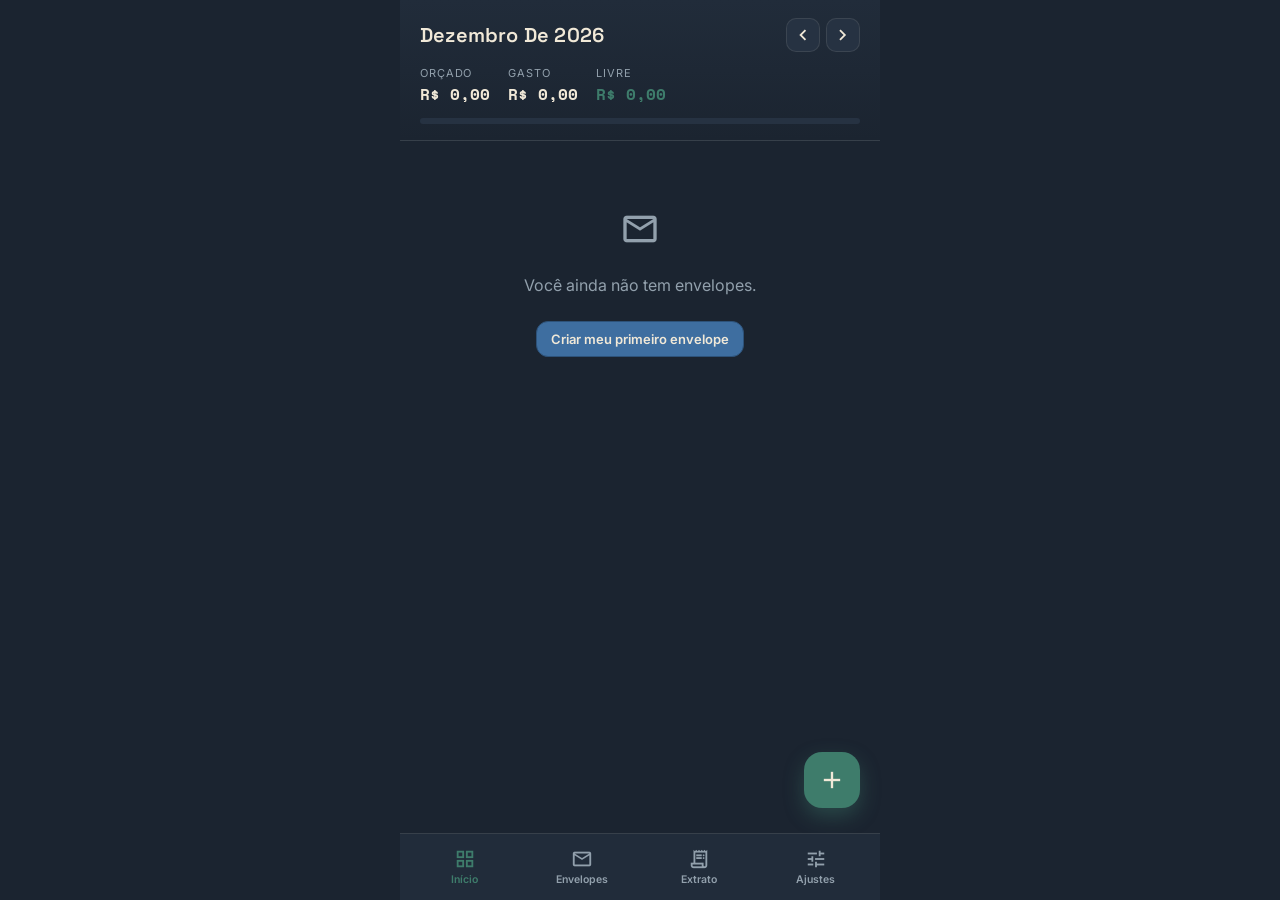
<file: index.html>
<!DOCTYPE html>
<html lang="pt-BR">
<head>
<meta charset="UTF-8">
<meta name="viewport" content="width=device-width, initial-scale=1.0, viewport-fit=cover, maximum-scale=1.0">
<title>Meu Bolso — controle por envelopes</title>
<meta name="description" content="Divida seu dinheiro em envelopes digitais e nunca mais estoure o orçamento do mês.">
<meta name="theme-color" content="#1B2430">
<link rel="manifest" href="manifest.json">
<link rel="icon" type="image/png" href="icons/favicon.png">
<link rel="apple-touch-icon" href="icons/icon-192.png">

<link rel="preconnect" href="https://fonts.googleapis.com">
<link rel="preconnect" href="https://fonts.gstatic.com" crossorigin>
<link href="https://fonts.googleapis.com/css2?family=Space+Grotesk:wght@500;600;700&family=Inter:wght@400;500;600;700&family=Space+Mono:wght@400;700&display=swap" rel="stylesheet">
<link rel="stylesheet" href="https://fonts.googleapis.com/css2?family=Material+Symbols+Outlined:opsz,wght,FILL,GRAD@20..48,300..600,0..1,-50..200">

<link rel="stylesheet" href="style.css">
</head>
<body>

<div id="app">

  <!-- Barra de razão (ledger bar) -->
  <header class="ledger-bar">
    <div class="ledger-top">
      <div class="ledger-mes" id="ledger-mes">Julho 2026</div>
      <button class="icon-btn" id="btn-mes-anterior" aria-label="Mês anterior">
        <span class="material-symbols-outlined">chevron_left</span>
      </button>
      <button class="icon-btn" id="btn-mes-proximo" aria-label="Próximo mês">
        <span class="material-symbols-outlined">chevron_right</span>
      </button>
    </div>
    <div class="ledger-stats">
      <div class="stat">
        <span class="stat-label">orçado</span>
        <span class="stat-value" id="stat-orcado">R$ 0</span>
      </div>
      <div class="stat">
        <span class="stat-label">gasto</span>
        <span class="stat-value" id="stat-gasto">R$ 0</span>
      </div>
      <div class="stat stat-livre">
        <span class="stat-label">livre</span>
        <span class="stat-value" id="stat-livre">R$ 0</span>
      </div>
    </div>
    <div class="ledger-bar-track">
      <div class="ledger-bar-fill" id="ledger-bar-fill"></div>
    </div>
  </header>

  <main id="main">

    <!-- VIEW: Início -->
    <section class="view active" id="view-inicio">
      <div class="envelopes-grid" id="envelopes-grid"></div>
      <div class="empty-state" id="empty-inicio" hidden>
        <span class="material-symbols-outlined empty-icon">mail</span>
        <p>Você ainda não tem envelopes.</p>
        <button class="btn-azul" id="btn-criar-primeiro">Criar meu primeiro envelope</button>
      </div>
    </section>

    <!-- VIEW: Envelopes (gerenciar) -->
    <section class="view" id="view-envelopes">
      <div class="section-head">
        <h2>Seus envelopes</h2>
        <button class="btn-azul" id="btn-novo-envelope">
          <span class="material-symbols-outlined">add</span> Novo
        </button>
      </div>
      <div class="envelope-list" id="envelope-list"></div>
    </section>

    <!-- VIEW: Extrato -->
    <section class="view" id="view-extrato">
      <div class="section-head">
        <h2>Extrato</h2>
      </div>
      <div class="extrato-filtros">
        <select id="filtro-envelope">
          <option value="todos">Todos os envelopes</option>
        </select>
      </div>
      <div class="extrato-lista" id="extrato-lista"></div>
      <div class="empty-state" id="empty-extrato" hidden>
        <span class="material-symbols-outlined empty-icon">receipt_long</span>
        <p>Nenhum lançamento neste mês.</p>
      </div>
    </section>

    <!-- VIEW: Ajustes -->
    <section class="view" id="view-ajustes">
      <div class="section-head">
        <h2>Ajustes</h2>
      </div>

      <div class="ajuste-card">
        <div class="ajuste-row">
          <div>
            <strong>Dia de fechamento do mês</strong>
            <p class="ajuste-desc">Em qual dia o mês vira para seus envelopes.</p>
          </div>
          <select id="config-dia-fechamento">
            <!-- preenchido via JS -->
          </select>
        </div>
      </div>

      <div class="ajuste-card">
        <div class="ajuste-row ajuste-row-stack">
          <div>
            <strong>Backup dos seus dados</strong>
            <p class="ajuste-desc">Tudo fica salvo só neste aparelho. Exporte de vez em quando para não perder nada.</p>
          </div>
          <div class="ajuste-botoes">
            <button class="btn-secondary" id="btn-exportar">
              <span class="material-symbols-outlined">download</span> Exportar backup
            </button>
            <button class="btn-secondary" id="btn-importar">
              <span class="material-symbols-outlined">upload</span> Importar backup
            </button>
            <input type="file" id="input-importar" accept="application/json" hidden>
          </div>
        </div>
      </div>

      <div class="ajuste-card ajuste-card-perigo">
        <div class="ajuste-row">
          <div>
            <strong>Apagar todos os dados</strong>
            <p class="ajuste-desc">Remove envelopes e lançamentos deste aparelho. Não tem como desfazer.</p>
          </div>
          <button class="btn-perigo" id="btn-apagar-tudo">Apagar tudo</button>
        </div>
      </div>

      <div class="sobre-app">
        <p>Meu Bolso 1.0 · seus dados ficam só no seu aparelho, sem nuvem.</p>
        <a href="privacy.html">Política de privacidade</a>
      </div>
    </section>

  </main>

  <div class="fab-wrap" id="fab-wrap">
    <button class="fab" id="fab-add" aria-label="Novo lançamento">
      <span class="material-symbols-outlined">add</span>
    </button>
  </div>

  <nav class="bottom-nav">
    <button class="nav-btn active" data-view="inicio">
      <span class="material-symbols-outlined">grid_view</span>
      <span>Início</span>
    </button>
    <button class="nav-btn" data-view="envelopes">
      <span class="material-symbols-outlined">mail</span>
      <span>Envelopes</span>
    </button>
    <button class="nav-btn" data-view="extrato">
      <span class="material-symbols-outlined">receipt_long</span>
      <span>Extrato</span>
    </button>
    <button class="nav-btn" data-view="ajustes">
      <span class="material-symbols-outlined">tune</span>
      <span>Ajustes</span>
    </button>
  </nav>

</div>

<!-- SHEET: novo lançamento -->
<div class="sheet-overlay" id="overlay"></div>

<div class="sheet" id="sheet-lancamento">
  <div class="sheet-handle"></div>
  <h3 class="sheet-title">Novo lançamento</h3>

  <div class="campo">
    <label>Envelope</label>
    <div class="chips" id="chips-envelope"></div>
  </div>

  <div class="campo">
    <label for="input-valor">Valor</label>
    <div class="input-valor-wrap">
      <span>R$</span>
      <input type="text" inputmode="decimal" id="input-valor" placeholder="0,00" maxlength="13">
    </div>
  </div>

  <div class="campo">
    <label for="input-data">Data</label>
    <input type="date" id="input-data">
  </div>
  <div class="campo">
    <label for="input-nota">Nota (opcional)</label>
    <input type="text" id="input-nota" placeholder="Ex: mercado da semana" maxlength="60">
  </div>

  <button class="btn-primary btn-full" id="btn-salvar-lancamento">Salvar lançamento</button>
</div>

<!-- SHEET: novo/editar envelope -->
<div class="sheet" id="sheet-envelope">
  <div class="sheet-handle"></div>
  <h3 class="sheet-title" id="titulo-sheet-envelope">Novo envelope</h3>

  <div class="campo">
    <label for="input-nome-envelope">Nome</label>
    <input type="text" id="input-nome-envelope" placeholder="Ex: Mercado" maxlength="24">
  </div>

  <div class="campo">
    <label for="input-limite-envelope">Limite mensal</label>
    <div class="input-valor-wrap">
      <span>R$</span>
      <input type="text" inputmode="decimal" id="input-limite-envelope" placeholder="0,00" maxlength="13">
    </div>
  </div>

  <div class="campo">
    <label>Ícone</label>
    <div class="icon-grid" id="icon-grid"></div>
  </div>

  <div class="campo">
    <label>Cor do papel</label>
    <div class="paper-grid" id="paper-grid"></div>
  </div>

  <button class="btn-primary btn-full" id="btn-salvar-envelope">Salvar envelope</button>
  <button class="btn-texto-perigo" id="btn-excluir-envelope" hidden>Excluir este envelope</button>
</div>

<div class="toast" id="toast"></div>

<script src="app.js"></script>
</body>
</html>
</file>
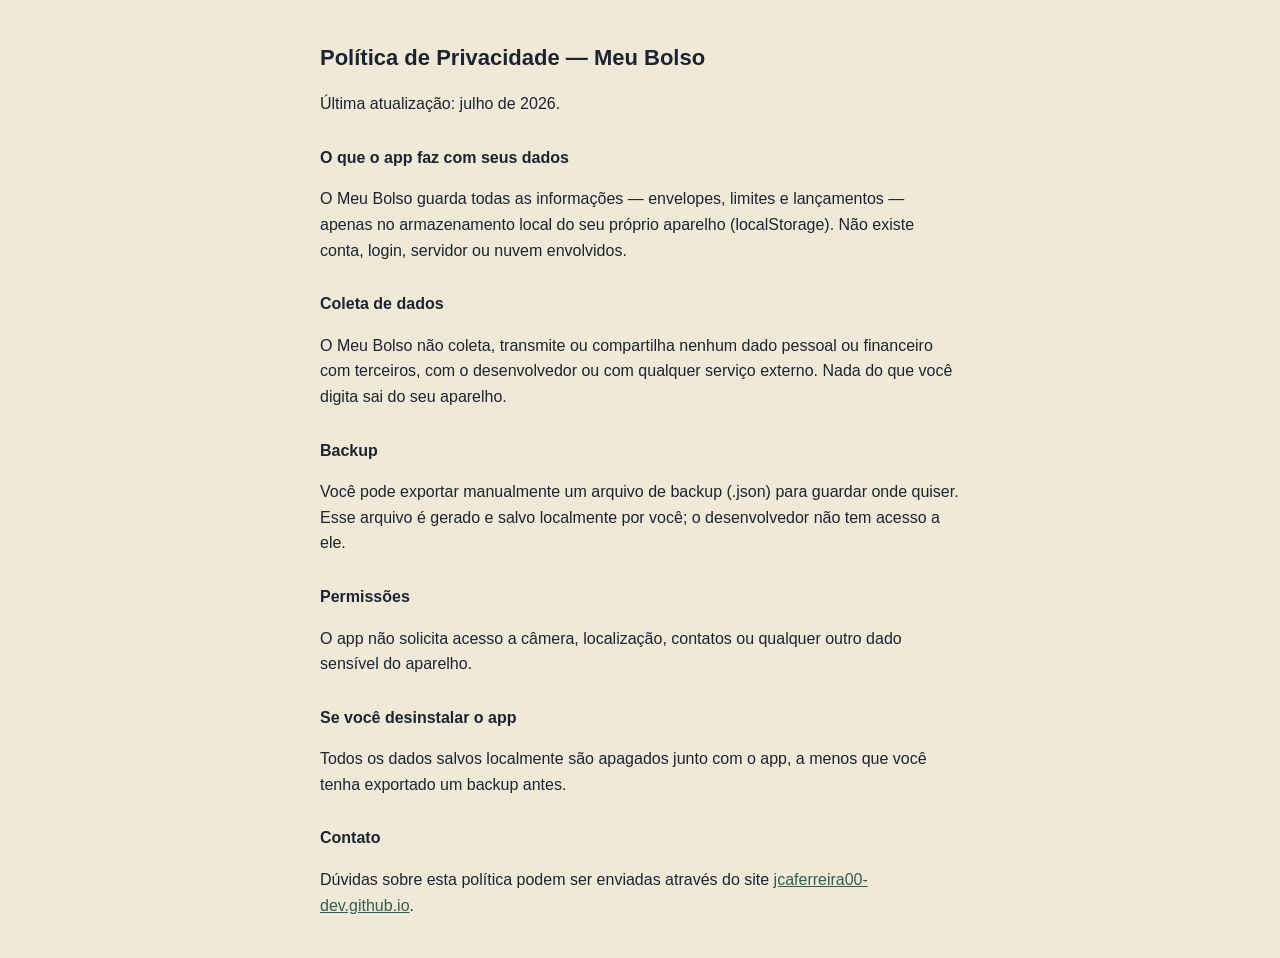
<file: privacy.html>
<!DOCTYPE html>
<html lang="pt-BR">
<head>
<meta charset="UTF-8">
<meta name="viewport" content="width=device-width, initial-scale=1.0">
<title>Política de Privacidade — Meu Bolso</title>
<style>
  body { font-family: -apple-system, Segoe UI, Roboto, Arial, sans-serif; max-width: 640px; margin: 40px auto; padding: 0 20px; line-height: 1.6; color: #1B2430; background: #F1E9D8; }
  h1 { font-size: 22px; }
  h2 { font-size: 16px; margin-top: 28px; }
  a { color: #2E5F52; }
</style>
</head>
<body>
  <h1>Política de Privacidade — Meu Bolso</h1>
  <p>Última atualização: julho de 2026.</p>

  <h2>O que o app faz com seus dados</h2>
  <p>O Meu Bolso guarda todas as informações — envelopes, limites e lançamentos — apenas no armazenamento local do seu próprio aparelho (localStorage). Não existe conta, login, servidor ou nuvem envolvidos.</p>

  <h2>Coleta de dados</h2>
  <p>O Meu Bolso não coleta, transmite ou compartilha nenhum dado pessoal ou financeiro com terceiros, com o desenvolvedor ou com qualquer serviço externo. Nada do que você digita sai do seu aparelho.</p>

  <h2>Backup</h2>
  <p>Você pode exportar manualmente um arquivo de backup (.json) para guardar onde quiser. Esse arquivo é gerado e salvo localmente por você; o desenvolvedor não tem acesso a ele.</p>

  <h2>Permissões</h2>
  <p>O app não solicita acesso a câmera, localização, contatos ou qualquer outro dado sensível do aparelho.</p>

  <h2>Se você desinstalar o app</h2>
  <p>Todos os dados salvos localmente são apagados junto com o app, a menos que você tenha exportado um backup antes.</p>

  <h2>Contato</h2>
  <p>Dúvidas sobre esta política podem ser enviadas através do site <a href="https://jcaferreira00-dev.github.io">jcaferreira00-dev.github.io</a>.</p>
</body>
</html>
</file>
<file: style.css>
:root {
  --navy: #1B2430;
  --navy-panel: #212C3A;
  --navy-panel-2: #263242;
  --line: rgba(241, 233, 216, 0.10);

  --kraft: #EFE6D3;
  --kraft-dark: #D6CAB0;
  --manila: #E4DCC3;
  --manila-dark: #CBC1A3;
  --sand: #D9CFB8;
  --sand-dark: #BFB294;
  --slate-paper: #CCD6D3;
  --slate-paper-dark: #AAB8B3;

  --ink: #1B2430;
  --cream: #F1E9D8;
  --muted: #92A0AC;

  --teal: #3E7C6B;
  --teal-dark: #2E5F52;
  --gold: #C99A3E;
  --gold-dark: #9C7629;
  --brick: #B84C36;
  --brick-dark: #8E3A29;
  --blue: #3E6EA0;
  --blue-dark: #2D5279;
  --gold-ring: #B8912E;

  --radius-card: 20px;
  --radius-sheet: 24px;

  --font-display: 'Space Grotesk', sans-serif;
  --font-body: 'Inter', sans-serif;
  --font-mono: 'Space Mono', monospace;
}

* { box-sizing: border-box; }

[hidden] { display: none !important; }

html, body {
  margin: 0;
  padding: 0;
  background: var(--navy);
  color: var(--cream);
  font-family: var(--font-body);
  -webkit-tap-highlight-color: transparent;
  overscroll-behavior-y: none;
  overflow-x: hidden;
}

body {
  min-height: 100vh;
  min-height: 100dvh;
}

button, input, select {
  font-family: inherit;
  color: inherit;
}

.material-symbols-outlined {
  font-variation-settings: 'FILL' 0, 'wght' 400, 'GRAD' 0, 'opsz' 24;
  font-size: 22px;
  line-height: 1;
  display: inline-block;
}

#app {
  max-width: 480px;
  margin: 0 auto;
  min-height: 100vh;
  min-height: 100dvh;
  display: flex;
  flex-direction: column;
  position: relative;
  padding-bottom: calc(78px + env(safe-area-inset-bottom));
}

/* ===== Ledger bar ===== */
.ledger-bar {
  padding: calc(18px + env(safe-area-inset-top)) 20px 16px;
  background: linear-gradient(180deg, var(--navy-panel), var(--navy));
  border-bottom: 1px solid var(--line);
  position: sticky;
  top: 0;
  z-index: 10;
}

.ledger-top {
  display: flex;
  align-items: center;
  gap: 6px;
  margin-bottom: 14px;
}

.ledger-mes {
  font-family: var(--font-display);
  font-weight: 600;
  font-size: 20px;
  letter-spacing: 0.01em;
  flex: 1;
  text-transform: capitalize;
}

.icon-btn {
  background: var(--navy-panel-2);
  border: 1px solid var(--line);
  color: var(--cream);
  width: 34px;
  height: 34px;
  border-radius: 10px;
  display: flex;
  align-items: center;
  justify-content: center;
}

.ledger-stats {
  display: flex;
  gap: 18px;
  margin-bottom: 12px;
}

.stat {
  display: flex;
  flex-direction: column;
  gap: 2px;
  min-width: 0;
  flex-shrink: 1;
}

.stat-label {
  font-size: 11px;
  text-transform: uppercase;
  letter-spacing: 0.08em;
  color: var(--muted);
}

.stat-value {
  font-family: var(--font-mono);
  font-size: 16px;
  font-weight: 700;
  white-space: nowrap;
  overflow: hidden;
  text-overflow: ellipsis;
  display: block;
}

.stat-livre { flex-shrink: 0; }
.stat-livre .stat-value { color: var(--teal); }
.stat-livre.negativo .stat-value { color: var(--brick); }

.ledger-bar-track {
  height: 6px;
  border-radius: 4px;
  background: var(--navy-panel-2);
  overflow: hidden;
}

.ledger-bar-fill {
  height: 100%;
  width: 0%;
  background: var(--teal);
  border-radius: 4px;
  transition: width 0.4s ease, background 0.4s ease;
}

/* ===== Views ===== */
#main {
  flex: 1;
  padding: 18px 16px 24px;
}

.view { display: none; }
.view.active { display: block; }

.section-head {
  display: flex;
  align-items: center;
  justify-content: space-between;
  margin-bottom: 14px;
}

.section-head h2 {
  font-family: var(--font-display);
  font-size: 19px;
  margin: 0;
}

/* ===== Envelope card (signature element) ===== */
.envelopes-grid {
  display: flex;
  flex-direction: column;
  align-items: center;
  gap: 18px;
}

.envelope-card {
  position: relative;
  width: 100%;
  max-width: 440px;
  padding-top: 100px;
  cursor: pointer;
  color: var(--ink);
  min-width: 0;
  border-radius: 20px;
  overflow: hidden;
  box-shadow: 0 10px 24px rgba(0,0,0,0.28);
  transition: transform 0.15s ease;
}

.envelope-card:active { transform: scale(0.985); }

.envelope-flap {
  position: absolute;
  top: 0; left: 0; right: 0;
  height: 100px;
  clip-path: polygon(0 0, 100% 0, 50% 100%);
  z-index: 1;
}

.envelope-body {
  position: relative;
  z-index: 0;
  padding: 40px 22px 20px;
  min-width: 0;
  display: flex;
  flex-direction: column;
  gap: 8px;
}

.envelope-seal {
  position: absolute;
  z-index: 2;
  top: 69px;
  left: 50%;
  transform: translateX(-50%);
  width: 62px;
  height: 62px;
  border-radius: 50%;
  display: flex;
  align-items: center;
  justify-content: center;
  background: conic-gradient(var(--seal-color, var(--teal)) calc(var(--pct, 0) * 1%), rgba(27,36,48,0.16) 0);
  box-shadow: 0 0 0 4px rgba(241,233,216,0.9), 0 3px 8px rgba(0,0,0,0.3);
}

.envelope-seal::after {
  content: "";
  position: absolute;
  inset: 6px;
  border-radius: 50%;
  background: var(--navy);
}

.envelope-seal .material-symbols-outlined {
  position: relative;
  z-index: 1;
  color: var(--cream);
  font-size: 25px;
}

.envelope-top-row {
  display: flex;
  align-items: center;
  justify-content: space-between;
  gap: 10px;
  margin-bottom: 2px;
}

.envelope-nome {
  font-family: var(--font-display);
  font-weight: 600;
  font-size: 18px;
  white-space: nowrap;
  overflow: hidden;
  text-overflow: ellipsis;
  min-width: 0;
}

.envelope-gasto {
  font-family: var(--font-mono);
  font-weight: 800;
  font-size: 30px;
  line-height: 1.1;
}

.envelope-de {
  font-family: var(--font-mono);
  font-size: 13px;
  color: rgba(27,36,48,0.62);
  margin-top: -4px;
}

.envelope-progress-row {
  display: flex;
  align-items: center;
  gap: 10px;
  margin-top: 6px;
}

.envelope-progress-track {
  position: relative;
  flex: 1;
  min-width: 0;
  height: 9px;
  border-radius: 8px;
  background: rgba(27,36,48,0.10);
}

.envelope-progress-fill {
  position: absolute;
  top: 0; left: 0; bottom: 0;
  border-radius: 8px;
  transition: width 0.4s ease;
}

.tag-fill-ok { background: linear-gradient(90deg, var(--teal), var(--blue)); }
.tag-fill-atencao { background: linear-gradient(90deg, var(--gold), var(--brick)); }
.tag-fill-estourado { background: linear-gradient(90deg, var(--brick-dark), var(--brick)); }

.envelope-progress-thumb {
  position: absolute;
  top: 50%;
  width: 16px;
  height: 16px;
  border-radius: 50%;
  background: var(--cream);
  border: 3px solid var(--teal);
  transform: translate(-50%, -50%);
  box-shadow: 0 2px 6px rgba(0,0,0,0.3);
}

.envelope-progress-pct {
  font-family: var(--font-mono);
  font-weight: 700;
  font-size: 13px;
  flex-shrink: 0;
  min-width: 34px;
  text-align: right;
}

.envelope-footer {
  display: flex;
  align-items: center;
  gap: 10px;
  margin-top: 8px;
  padding-top: 12px;
  border-top: 1px solid rgba(27,36,48,0.12);
}

.envelope-footer-icon {
  width: 30px;
  height: 30px;
  border-radius: 50%;
  background: rgba(27,36,48,0.08);
  display: flex;
  align-items: center;
  justify-content: center;
  flex-shrink: 0;
}

.envelope-footer-icon .material-symbols-outlined {
  font-size: 16px;
  color: var(--ink);
  opacity: 0.72;
}

.envelope-footer-text {
  font-family: var(--font-mono);
  font-size: 12px;
  color: rgba(27,36,48,0.72);
  white-space: nowrap;
  overflow: hidden;
  text-overflow: ellipsis;
  min-width: 0;
}

.envelope-badge {
  flex-shrink: 0;
  display: inline-flex;
  align-items: center;
  gap: 4px;
  font-size: 11px;
  font-family: var(--font-mono);
  padding: 5px 11px;
  border-radius: 20px;
  font-weight: 700;
  letter-spacing: 0.02em;
  color: var(--cream);
}

.envelope-badge .material-symbols-outlined { font-size: 14px; }

.tag-ok { background: var(--teal); }
.tag-atencao { background: var(--gold-dark); }
.tag-estourado { background: var(--brick); }

/* ===== Empty state ===== */
.empty-state {
  display: flex;
  flex-direction: column;
  align-items: center;
  text-align: center;
  gap: 10px;
  padding: 50px 20px;
  color: var(--muted);
}

.empty-icon {
  font-size: 40px !important;
  color: var(--muted);
}

/* ===== Envelope list (manage) ===== */
.envelope-list {
  display: flex;
  flex-direction: column;
  gap: 10px;
}

.envelope-list-item {
  display: flex;
  align-items: center;
  gap: 12px;
  background: var(--navy-panel);
  border: 1px solid var(--line);
  border-radius: 16px;
  padding: 12px 14px;
}

.envelope-list-icon {
  width: 38px;
  height: 38px;
  border-radius: 10px;
  display: flex;
  align-items: center;
  justify-content: center;
  flex-shrink: 0;
}

.envelope-list-icon .material-symbols-outlined { color: var(--ink); font-size: 20px; }

.envelope-list-info { flex: 1; min-width: 0; }
.envelope-list-info strong { display: block; font-family: var(--font-display); font-size: 14.5px; }
.envelope-list-info span { font-size: 12.5px; color: var(--muted); font-family: var(--font-mono); }

/* ===== Extrato ===== */
.extrato-filtros { margin-bottom: 14px; }

select {
  background: var(--navy-panel);
  border: 1px solid var(--line);
  color: var(--cream);
  padding: 10px 12px;
  border-radius: 12px;
  font-size: 13.5px;
  width: 100%;
}

.extrato-lista {
  display: flex;
  flex-direction: column;
  gap: 8px;
}

.extrato-item {
  display: flex;
  align-items: center;
  gap: 12px;
  background: var(--navy-panel);
  border: 1px solid var(--line);
  border-radius: 14px;
  padding: 11px 13px;
}

.extrato-icon {
  width: 34px;
  height: 34px;
  border-radius: 9px;
  display: flex;
  align-items: center;
  justify-content: center;
  flex-shrink: 0;
}

.extrato-icon .material-symbols-outlined { color: var(--ink); font-size: 18px; }

.extrato-info { flex: 1; min-width: 0; }
.extrato-info strong {
  display: block;
  font-size: 13.5px;
  font-weight: 600;
  white-space: nowrap;
  overflow: hidden;
  text-overflow: ellipsis;
}
.extrato-info span { font-size: 11.5px; color: var(--muted); }

.extrato-valor {
  font-family: var(--font-mono);
  font-weight: 700;
  font-size: 13.5px;
  color: var(--brick);
  white-space: nowrap;
  flex-shrink: 0;
  text-align: right;
  min-width: 74px;
}

.extrato-delete {
  background: none;
  border: none;
  color: var(--muted);
  padding: 4px;
  display: flex;
  flex-shrink: 0;
}

/* ===== Ajustes ===== */
.ajuste-card {
  background: var(--navy-panel);
  border: 1px solid var(--line);
  border-radius: 16px;
  padding: 14px;
  margin-bottom: 12px;
}

.ajuste-row {
  display: flex;
  align-items: center;
  justify-content: space-between;
  gap: 12px;
}

.ajuste-row-stack { flex-direction: column; align-items: stretch; }

.ajuste-row strong { font-size: 14px; }
.ajuste-desc { font-size: 12.5px; color: var(--muted); margin: 4px 0 0; line-height: 1.4; }

.ajuste-card select { width: auto; min-width: 90px; }

.ajuste-botoes { display: flex; flex-direction: column; gap: 8px; margin-top: 12px; }

.ajuste-card-perigo { border-color: rgba(184,76,54,0.35); }

.btn-perigo {
  background: rgba(184,76,54,0.14);
  color: var(--brick);
  border: 1px solid rgba(184,76,54,0.35);
  padding: 9px 14px;
  border-radius: 10px;
  font-size: 13px;
  font-weight: 600;
  white-space: nowrap;
}

.sobre-app {
  text-align: center;
  color: var(--muted);
  font-size: 12px;
  padding: 20px 0 10px;
  line-height: 1.6;
}

.sobre-app a { color: var(--teal); text-decoration: none; }

/* ===== Buttons ===== */
.btn-primary {
  background: var(--teal);
  color: var(--cream);
  border: none;
  padding: 12px 18px;
  border-radius: 14px;
  font-weight: 600;
  font-size: 14.5px;
  font-family: var(--font-display);
  display: inline-flex;
  align-items: center;
  justify-content: center;
  gap: 6px;
}

.btn-full { width: 100%; }

.btn-secondary {
  background: var(--navy-panel-2);
  color: var(--cream);
  border: 1px solid var(--line);
  padding: 9px 14px;
  border-radius: 12px;
  font-size: 13px;
  font-weight: 600;
  display: inline-flex;
  align-items: center;
  gap: 6px;
}

.btn-azul {
  background: var(--blue);
  color: var(--cream);
  border: 1px solid var(--blue-dark);
  padding: 9px 14px;
  border-radius: 12px;
  font-size: 13px;
  font-weight: 600;
  display: inline-flex;
  align-items: center;
  justify-content: center;
  gap: 6px;
}

.btn-texto-perigo {
  background: none;
  border: none;
  color: var(--brick);
  font-size: 13px;
  padding: 12px 0 4px;
  width: 100%;
  text-align: center;
}

/* ===== FAB ===== */
.fab-wrap {
  position: fixed;
  left: 0;
  right: 0;
  bottom: calc(92px + env(safe-area-inset-bottom));
  max-width: 480px;
  margin: 0 auto;
  height: 56px;
  pointer-events: none;
  z-index: 20;
}

.fab {
  position: absolute;
  right: 20px;
  bottom: 0;
  width: 56px;
  height: 56px;
  border-radius: 18px;
  background: var(--teal);
  color: var(--cream);
  border: none;
  display: flex;
  align-items: center;
  justify-content: center;
  box-shadow: 0 8px 20px rgba(62,124,107,0.4);
  pointer-events: auto;
}

.fab .material-symbols-outlined { font-size: 28px; }

/* ===== Bottom nav ===== */
.bottom-nav {
  position: fixed;
  bottom: 0;
  left: 0;
  right: 0;
  display: flex;
  max-width: 480px;
  margin: 0 auto;
  background: var(--navy-panel);
  border-top: 1px solid var(--line);
  padding: 8px 6px calc(8px + env(safe-area-inset-bottom));
  z-index: 20;
}

.nav-btn {
  flex: 1;
  background: none;
  border: none;
  color: var(--muted);
  display: flex;
  flex-direction: column;
  align-items: center;
  gap: 3px;
  padding: 6px 0;
  font-size: 10.5px;
  font-weight: 600;
  border-radius: 12px;
}

.nav-btn.active { color: var(--teal); }

/* ===== Sheets (bottom modal) ===== */
.sheet-overlay {
  position: fixed;
  inset: 0;
  background: rgba(0,0,0,0.5);
  opacity: 0;
  pointer-events: none;
  transition: opacity 0.25s ease;
  z-index: 30;
}

.sheet-overlay.visible { opacity: 1; pointer-events: auto; }

.sheet {
  position: fixed;
  left: 0; right: 0; bottom: 0;
  max-width: 480px;
  margin: 0 auto;
  background: var(--navy-panel);
  border-radius: 24px 24px 0 0;
  padding: 10px 20px calc(24px + env(safe-area-inset-bottom));
  transform: translateY(110%);
  transition: transform 0.3s cubic-bezier(.32,.72,0,1);
  z-index: 31;
  max-height: 86vh;
  overflow-y: auto;
}

.sheet.visible { transform: translateY(0); }

.sheet-handle {
  width: 36px;
  height: 4px;
  background: var(--line);
  border-radius: 4px;
  margin: 8px auto 14px;
}

.sheet-title {
  font-family: var(--font-display);
  font-size: 18px;
  margin: 0 0 16px;
}

.campo { margin-bottom: 16px; }
.campo label {
  display: block;
  font-size: 12.5px;
  color: var(--muted);
  margin-bottom: 6px;
  font-weight: 600;
}

.campo-linha { display: flex; gap: 10px; }
.campo-metade { flex: 1; margin-bottom: 0; }

input[type="text"], input[type="date"] {
  width: 100%;
  height: 48px;
  background: var(--navy-panel-2);
  border: 1px solid var(--line);
  color: var(--cream);
  padding: 0 13px;
  border-radius: 12px;
  font-size: 15px;
  box-sizing: border-box;
}

.input-valor-wrap {
  display: flex;
  align-items: center;
  height: 48px;
  background: var(--navy-panel-2);
  border: 1px solid var(--line);
  border-radius: 12px;
  padding: 0 13px;
  box-sizing: border-box;
}

.input-valor-wrap span { color: var(--muted); font-family: var(--font-mono); margin-right: 6px; }

.input-valor-wrap input {
  border: none;
  background: none;
  padding: 0;
  height: 100%;
  font-family: var(--font-mono);
  font-size: 16px;
  font-weight: 700;
  flex: 1;
}

.input-valor-wrap input:focus { outline: none; }
input:focus, select:focus { outline: 2px solid var(--teal); outline-offset: 1px; }

.chips {
  display: flex;
  flex-wrap: wrap;
  gap: 8px;
}

.chip {
  display: flex;
  align-items: center;
  gap: 6px;
  padding: 8px 12px;
  border-radius: 20px;
  background: var(--navy-panel-2);
  border: 1px solid var(--line);
  font-size: 13px;
  font-weight: 600;
}

.chip .material-symbols-outlined { font-size: 16px; }

.chip.selected {
  background: var(--teal);
  border-color: var(--teal);
  color: var(--cream);
}

.icon-grid {
  display: grid;
  grid-template-columns: repeat(6, 1fr);
  gap: 8px;
}

.paper-grid {
  display: grid;
  grid-template-columns: repeat(4, 1fr);
  gap: 10px;
}

.icon-opt {
  aspect-ratio: 1;
  border-radius: 10px;
  background: var(--navy-panel-2);
  border: 1px solid var(--line);
  display: flex;
  align-items: center;
  justify-content: center;
}

.icon-opt.selected { background: var(--teal); border-color: var(--teal); }
.icon-opt .material-symbols-outlined { color: var(--cream); font-size: 19px; }

.paper-opt {
  aspect-ratio: 1;
  border-radius: 12px;
  border: 2px solid transparent;
  box-shadow: inset 0 0 0 1px rgba(27,36,48,0.15);
}

.paper-opt.selected {
  border-color: var(--teal);
  box-shadow: 0 0 0 2px var(--navy-panel), 0 0 0 3px var(--teal);
}

/* ===== Toast ===== */
.toast {
  position: fixed;
  left: 50%;
  bottom: calc(90px + env(safe-area-inset-bottom));
  transform: translateX(-50%) translateY(20px);
  background: var(--cream);
  color: var(--ink);
  padding: 11px 18px;
  border-radius: 30px;
  font-size: 13.5px;
  font-weight: 600;
  box-shadow: 0 8px 20px rgba(0,0,0,0.3);
  opacity: 0;
  pointer-events: none;
  transition: opacity 0.25s ease, transform 0.25s ease;
  z-index: 50;
  max-width: 90%;
  text-align: center;
}

.toast.visible {
  opacity: 1;
  transform: translateX(-50%) translateY(0);
}

/* ===== Accessibility ===== */
:focus-visible { outline: 2px solid var(--teal); outline-offset: 2px; }

@media (prefers-reduced-motion: reduce) {
  * { transition: none !important; animation: none !important; }
}
</file>
